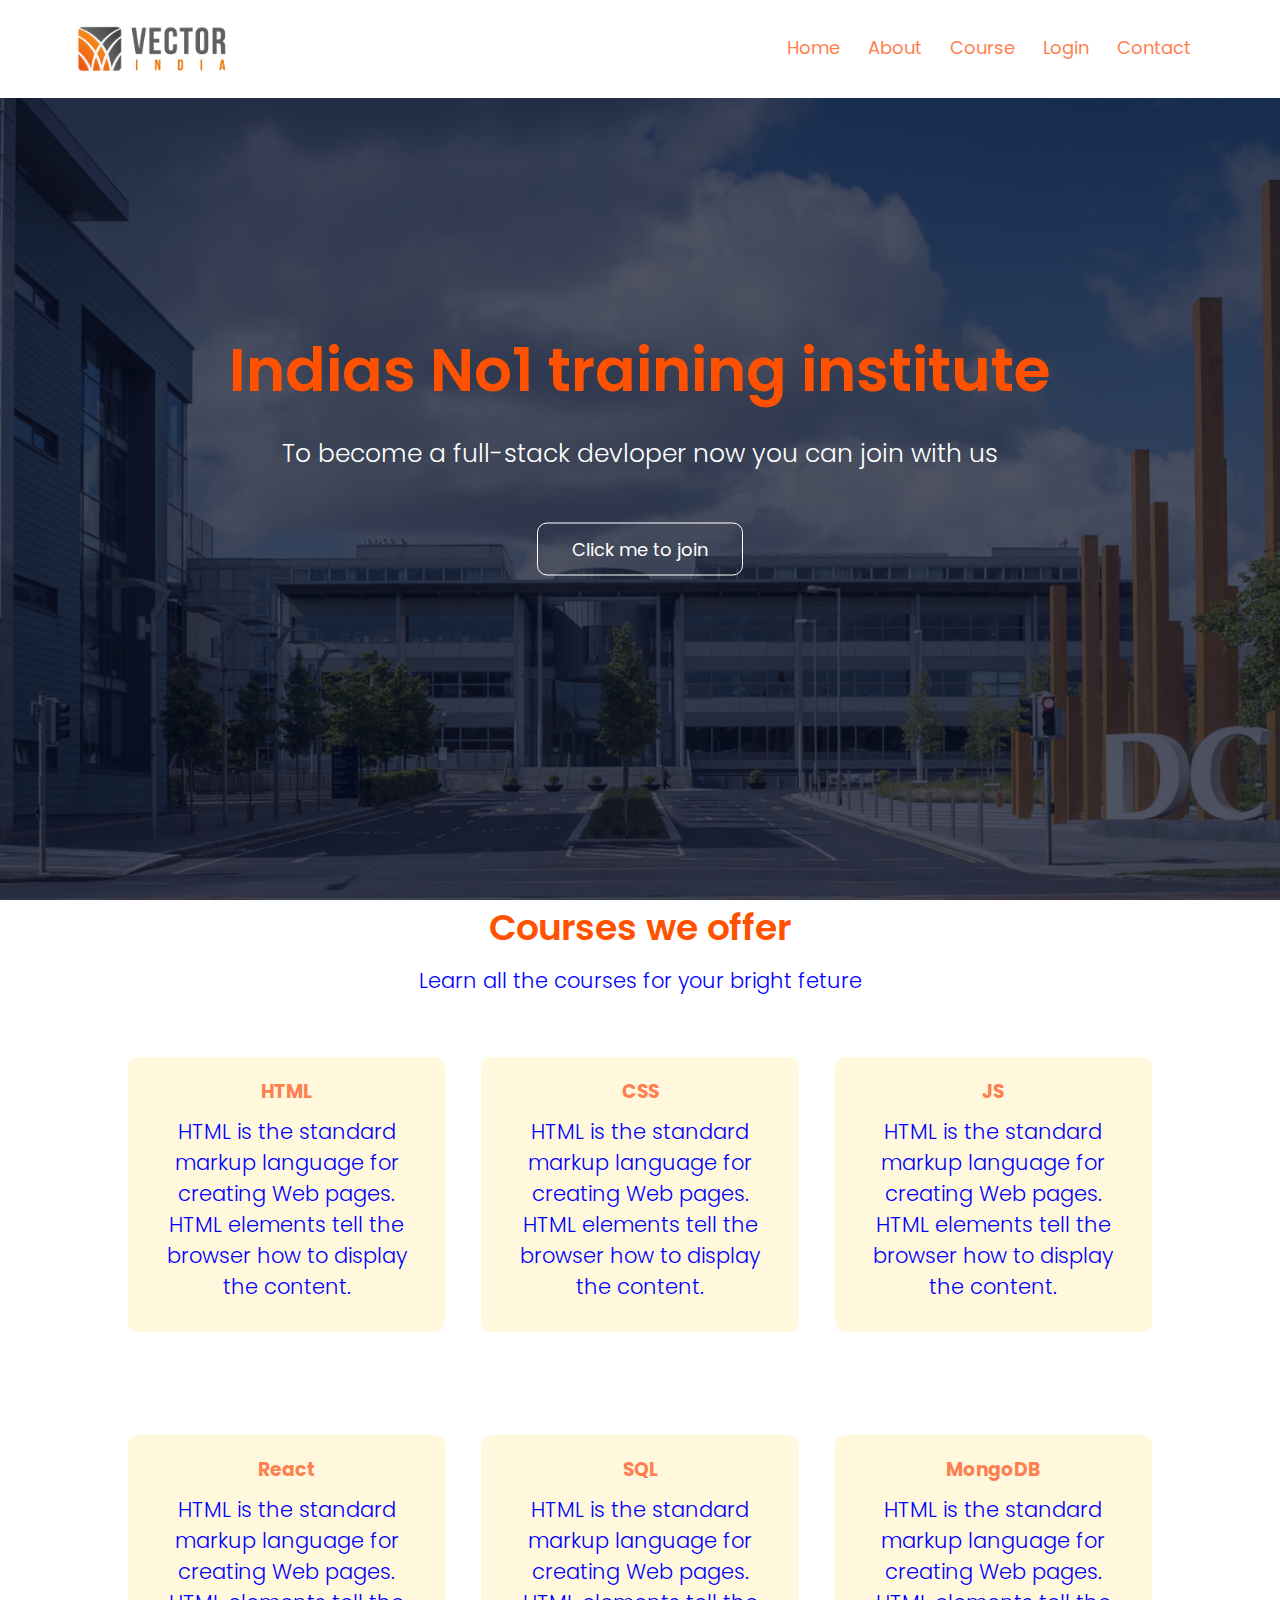
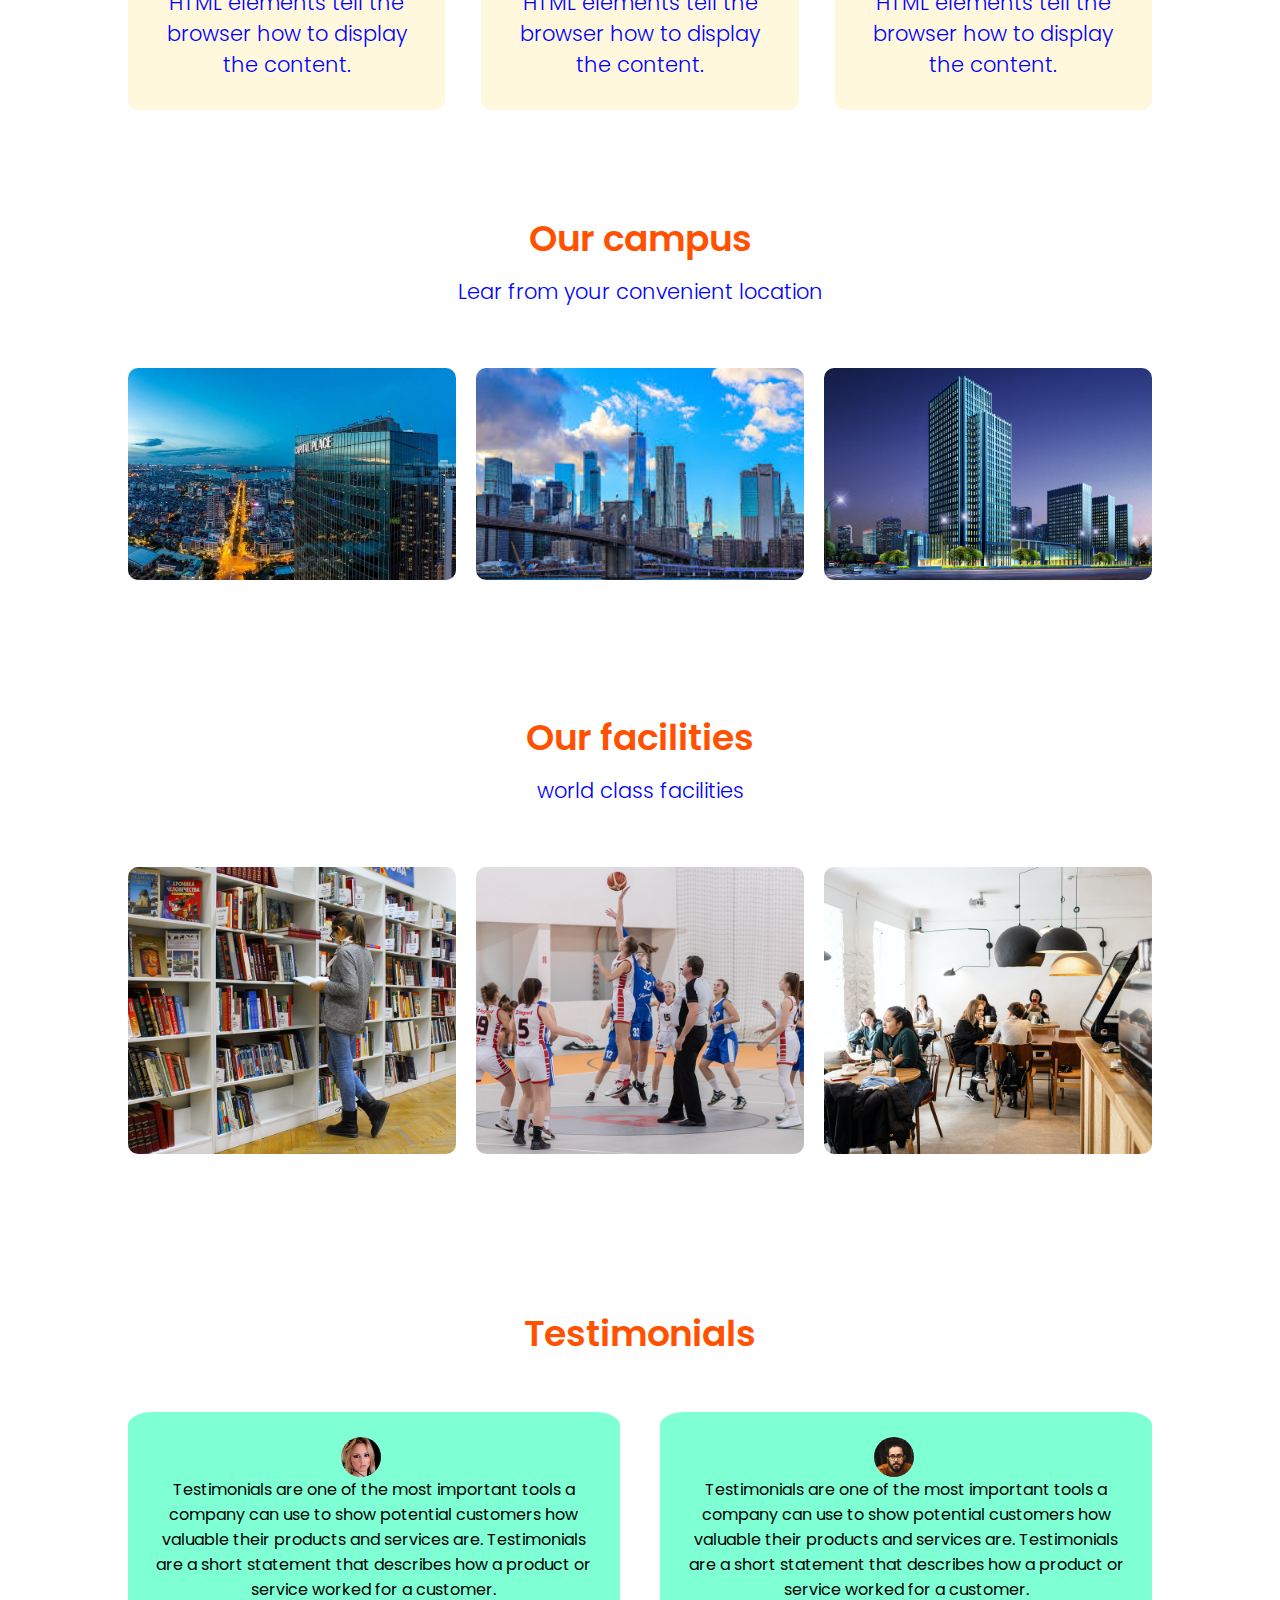
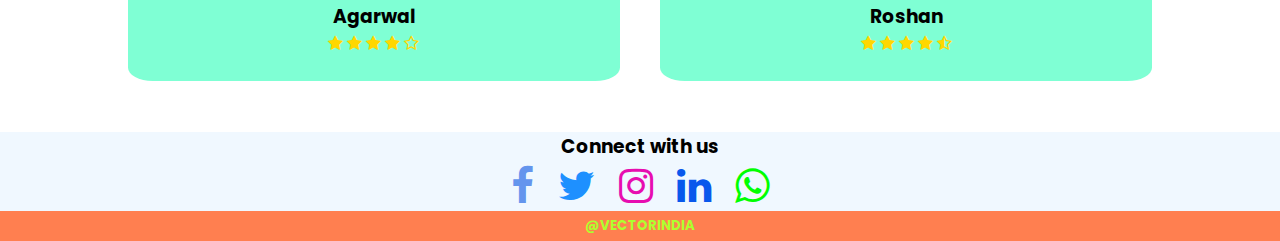
<file: index.html>
<htm>
    <head>
<title>VECTORINDIA</title>
<meta name="view-port" content="width=device-width, initial-scale=1.0">
<link href="style.css" rel="stylesheet">
<link rel="preconnect" href="https://fonts.googleapis.com">
<link rel="preconnect" href="https://fonts.gstatic.com" crossorigin>
<link href="https://fonts.googleapis.com/css2?family=Dancing+Script:wght@600&family=Poppins:wght@300;400;500;600;700&display=swap" rel="stylesheet">
<link rel="stylesheet" href="https://stackpath.bootstrapcdn.com/font-awesome/4.7.0/css/font-awesome.min.css ">
</head>
    <body>
        <section class="header">
            <nav>
               <a href="index.html"> <img src="images/logo.png"/></a>
           
            <div class="nav-links" id="navlinks" onmouseleave="hideMenu()">
             <!--   <i class="fa fa-times" onclick="hideMenu()"></i>
              -->
                <ul>
                    <li><a href="index.html">Home</a></li>
                    <li><a href="about.html">About</a></li>
                    <li><a href="">Course</a></li>
                    <li><a href="login.html">Login</a></li>
                    <li><a href="">Contact</a></li>
                </ul>
            </div>
            <i class="fa fa-bars" onmouseover="showMenu()"></i>
        </nav>
        <div class="text-box">
            <h1>Indias No1 training institute</h1>
            <p>To become a full-stack devloper now you can join with us
            </p>
            <a class="hero-btn" href="">Click me to join</a>
        
        
        </div>
        </section>
<section class="course">
    <h1>Courses we offer</h1>
    <p> Learn all the courses for your bright feture</p>
    <div class="row">
        <div class="course-col">
            <h3>HTML</h3>
            <p>
 HTML is the standard markup language for creating Web pages.
HTML elements tell the browser how to display the content.

            </p>
        </div>
        <div class="course-col">
            <h3>CSS</h3>
            <p>
 HTML is the standard markup language for creating Web pages.
HTML elements tell the browser how to display the content.

            </p>
        </div>
        <div class="course-col">
            <h3>JS</h3>
            <p>
 HTML is the standard markup language for creating Web pages.
HTML elements tell the browser how to display the content.

            </p>
        </div>
    </div>
    <div class="row">
        <div class="course-col">
            <h3>React</h3>
            <p>
 HTML is the standard markup language for creating Web pages.
HTML elements tell the browser how to display the content.

            </p>
        </div>
        <div class="course-col">
            <h3>SQL</h3>
            <p>
 HTML is the standard markup language for creating Web pages.
HTML elements tell the browser how to display the content.

            </p>
        </div>
        <div class="course-col">
            <h3>MongoDB</h3>
            <p>
 HTML is the standard markup language for creating Web pages.
HTML elements tell the browser how to display the content.


            </p>
        </div>
       
    </div>
</section>

<section class="campus">
    <h1>Our campus</h1>
    <p>Lear from your convenient location</p>
    <div class="row">
        <div class="campus-col">
            <img src="images/b1.jpg"/>
            <div class="layer">
                <h3>HYD</h3>
            </div>
        </div>
        <div class="campus-col">
            <img src="images/b2.jpg"/>
            <div class="layer">
                <h3>BNG</h3>
            </div>
        </div>
        <div class="campus-col">
            <img src="images/b3.jpg"/>
            <div class="layer">
                <h3>CHN</h3>
            </div>
        </div>
    </div>
</section>


<section class="facilities">
    <h1>Our facilities</h1>
    <p>world class facilities</p>
    <div class="row">
        <div class="fac-col">
            <img src="images/library.png"/>
            <div class="layer">
                <h3>LIB</h3>
            </div>
        </div>
         <div class="fac-col">
            <img src="images/basketball.png"/>
            <div class="layer">
            <h3>GRN</h3>
        </div>
        </div>
   
        <div class="fac-col">
            <img src="images/cafeteria.png"/>
            <div class="layer">
                <h3>FOOD</h3>
            </div>
        </div>
    </div>


</section>



<section class="test">
    <h1>Testimonials</h1>
    <div class="row">
        <div class="test-col">
            <img src="images/user1.jpg">
            <div>
                <span>
                    Testimonials are one of the most important tools a company can use to show potential customers how valuable their products and services are. Testimonials are a short statement that describes how a product or service worked for a customer.

                </span>
                <h3>Agarwal</h3>
                <i class="fa fa-star"></i>
                <i class="fa fa-star"></i>
                <i class="fa fa-star"></i>
                <i class="fa fa-star"></i>
                <i class="fa fa-star-o"></i>
            </div>
            </div>
            <div class="test-col">
                <img src="images/user2.jpg">
                <div>
                    <span>
                        Testimonials are one of the most important tools a company can use to show potential customers how valuable their products and services are. Testimonials are a short statement that describes how a product or service worked for a customer.
    
                    </span>
                    <h3>Roshan</h3>
                    <i class="fa fa-star"></i>
                    <i class="fa fa-star"></i>
                    <i class="fa fa-star"></i>
                    <i class="fa fa-star"></i>
                    <i class="fa fa-star-half-o"></i>
                </div>
    

        </div>
    </div>
</section>
<section class="contact">
    <h3>Connect with us</h3>
<div>
  <a href="https://www.facebook.com/VectorIndia.Official/"> <i class="fa fa-facebook"></i></a> 
  <a href="https://twitter.com/Vector_India?ref_src=twsrc%5Egoogle%7Ctwcamp%5Eserp%7Ctwgr%5Eauthor">     <i class="fa fa-twitter"></i></a> 
  <a href="https://www.instagram.com/vectorindiainstitute/">     <i class="fa fa-instagram"></i></a> 
  <a href="https://in.linkedin.com/company/vectorindia">     <i class="fa fa-linkedin"></i></a> 
  <a href="#">      <i class="fa fa-whatsapp"></i></a> 
</div>
</section>
<section class="footer">
    <h5>@VECTORINDIA
        
    </h5>
</section>


<script>
    var nv=document.getElementById("navlinks");
    function showMenu()
    {
        nv.style.right="0";
    }
    function hideMenu()
    {
        nv.style.right="-200";
    }
</script>
    </body>
</htm>
</file>
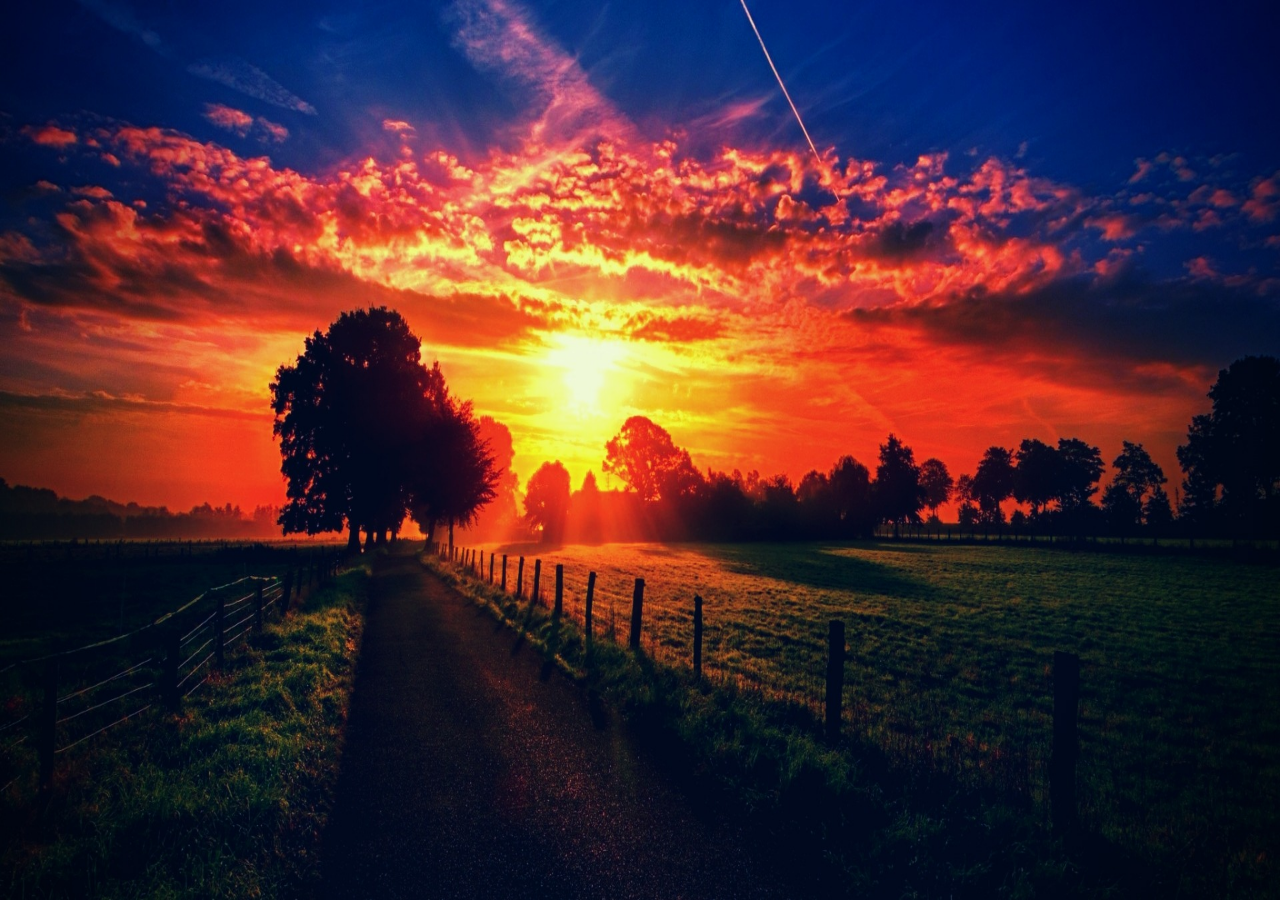
<file: about.html>
<!DOCTYPE html>
<html lang="en">
<head>
    <meta charset="UTF-8">
   <meta name="viewport" content="width=device-width, initial-scale=1.0">
    <title>About Vector</title>
    <link rel="stylesheet" href="about.css">
</head>
<body onload="slider()">
    <div class="container">
        <div class="slider">
            <img src="images/h1.jpg" id="sl1"/>
        </div>
        <div class="layer">

        </div>
    </div>
    <script>
        var sl=document.getElementById("sl1");
        var imgs=new Array(
            "images/h1.jpg",
            "images/h3.webp",
            "images/h4.jpg",
            "images/h5.webp"
        );

    var le=imgs.length;
    var i=0
    function slider(){
        if(i>le-1)
        {
            i=0;
        }
        sl.src=imgs[i];
        i++;
        setTimeout('slider()',3000);
    }
    </script>
</body>
</html>
</file>
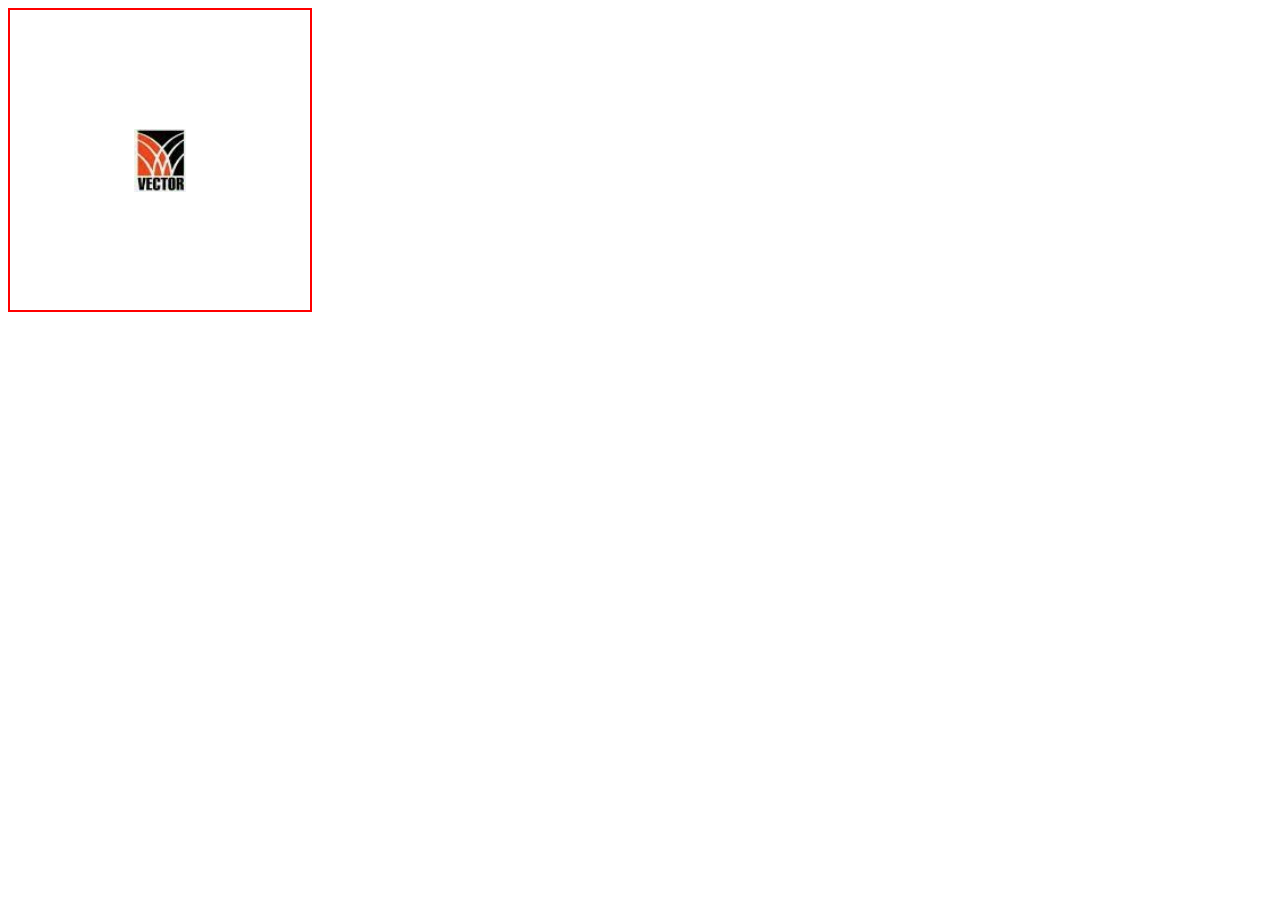
<file: background.html>
<!DOCTYPE html>
<html lang="en">
<head>
    <style>
         div{
       width:300px;
       height:300px;
       background-image:url('images/logo1.jpg');
       background-repeat: no-repeat;
       background-position: center center;
       border:2px solid red;
   }

    </style>
  
</head>
<body>
    <div>

    </div>
</body>
</html>
</file>
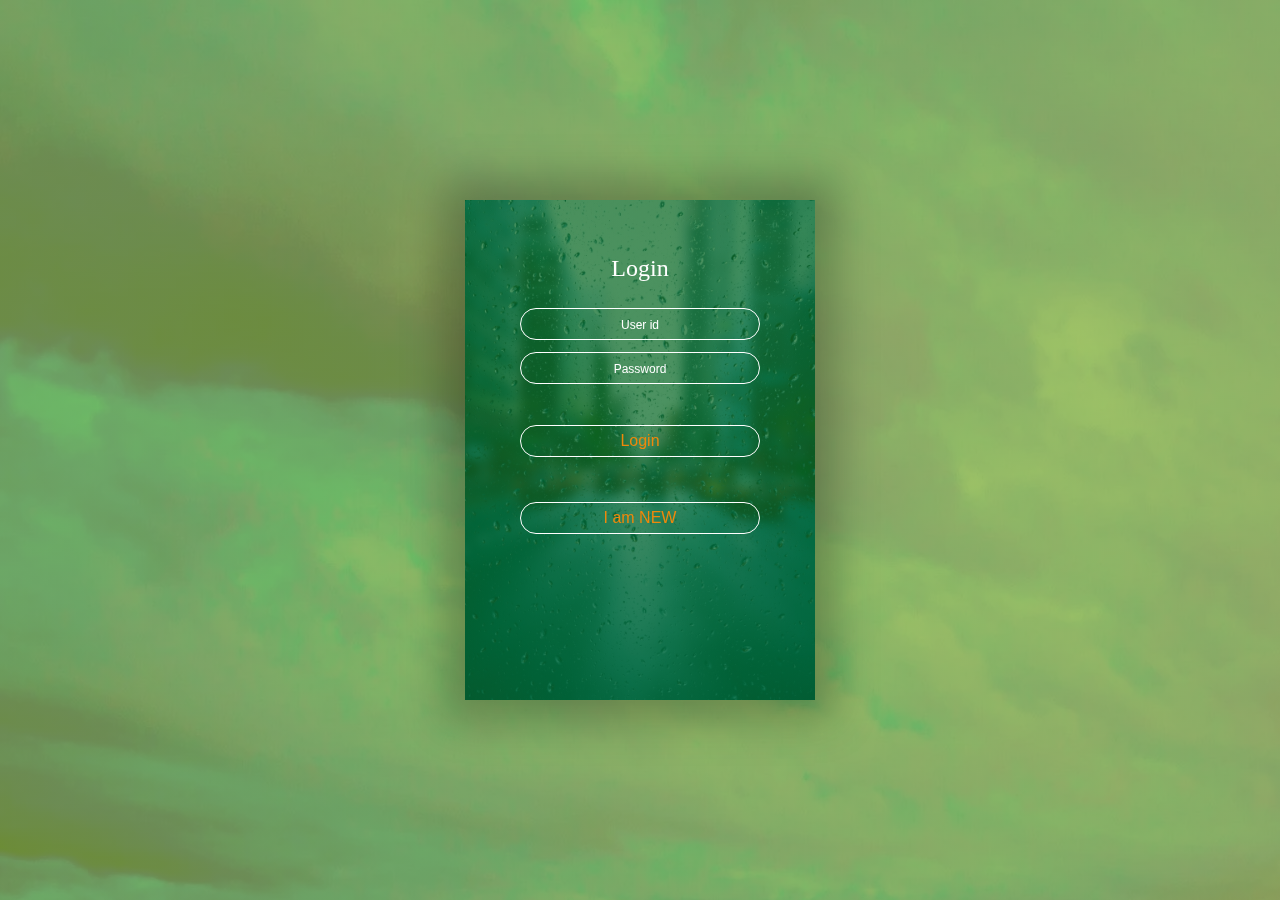
<file: login.html>
<html>
    <head>
        <link rel="stylesheet" href="lf.css">
    </head>
    <body>
        <div class="container">
            <div class="card">
                <div class="inner-box" id="card">
                    <div class="card-front">
                       <h2>Login</h2>
                       <form>
                           <input type="email" placeholder="User id" required class="ip-box"/>
                           <input type="password" placeholder="Password" required class="ip-box"/>
                           <input type="submit" value="Login" class="btn"/>

                        </form>
                        <button class="btn" onclick="openRegister()">I am NEW</button>
                    </div>
                    <div class="card-back">
                        <h2>Register</h2>
                       <form>
                        <input type="text" placeholder="Name" required class="ip-box"/>
                        <input type="text" placeholder="Phno" required class="ip-box"/>
                           <input type="email" placeholder="email" required class="ip-box"/>
                           <input type="password" placeholder="Password" required class="ip-box"/>
                           <input type="submit" value="Register" class="btn"/>

                        </form>
                        <button class="btn" onclick="openLogin()">I have account</button>

                    </div>
                </div>
            </div>
            

        </div>

        <script>
            var card=document.getElementById("card");
            function openRegister()
            {
                card.style.transform="rotateY(-180deg)";
            }
            function openLogin()
            {
                card.style.transform="rotateY(0deg)";
            }
        </script>

    </body>
</html>
</file>
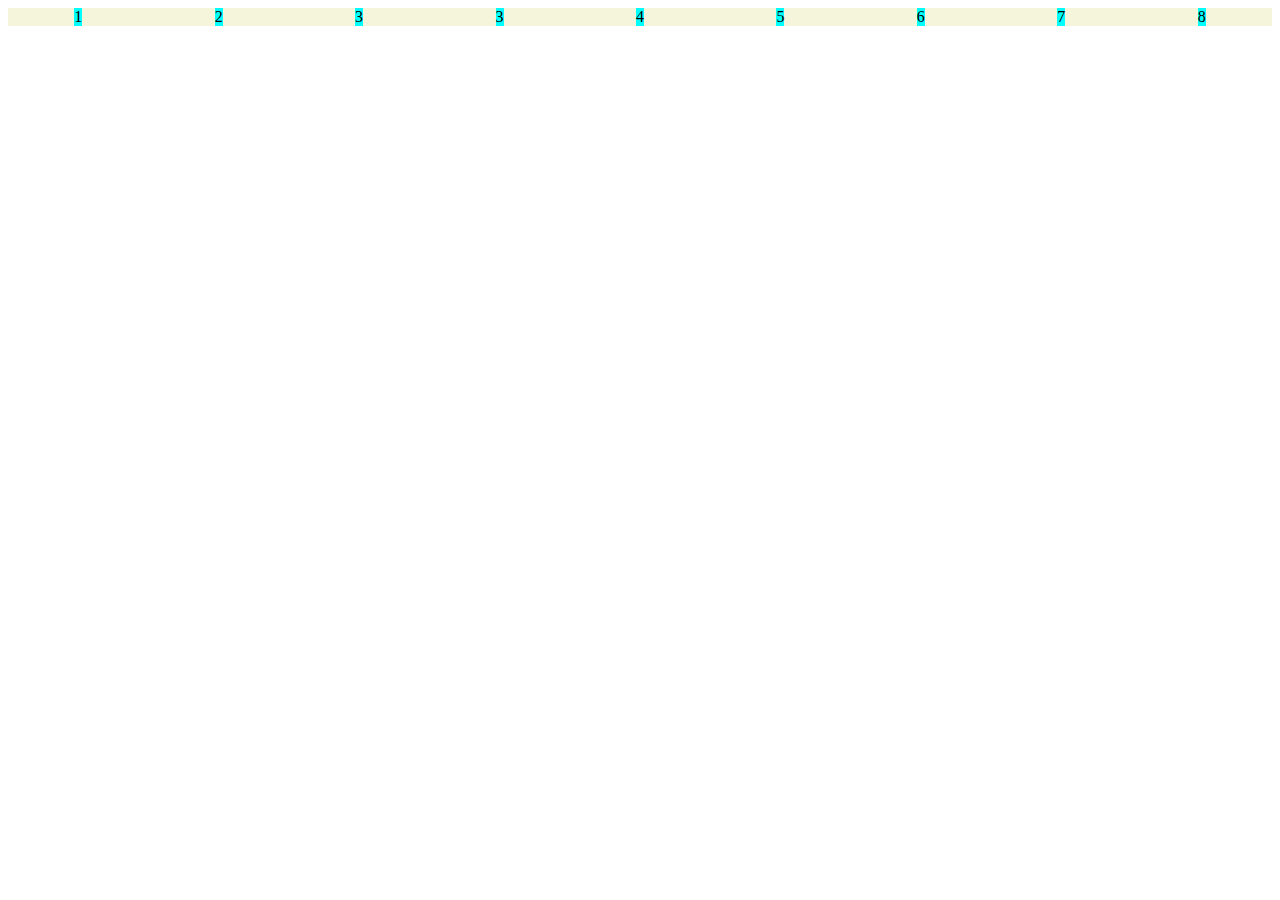
<file: x.html>
<!DOCTYPE html>
<html lang="en">
<head>
    <meta charset="UTF-8">
    <meta name="viewport" content="width=device-width, initial-scale=1.0">
    <title>Document</title>
    <style>
        section{
            display: flex;
            background-color: beige;
            flex-basis: 12%;
            justify-content: space-around;
      
            align-items: flex-start;
        }
        .c1{
            
        }
        article{
            background-color: aqua;
        }
        
    </style>
</head>
<body>
    <nav></nav>
    <section>
        <article class="c1">1
 
        </article>
        <article class="c2">2
            
        </article>
       
        <article class="c3">3
            
        </article>
        <article class="c3">3
            
        </article>
        <article class="c4">4
            
        </article>
        <article class="c5">5
            
        </article>
        <article class="c6">6
            
        </article>
        <article class="c7">7
            
        </article>
        <article class="c8">8
            
        </article>
        


    </section>
    
</body>
</html>
</file>
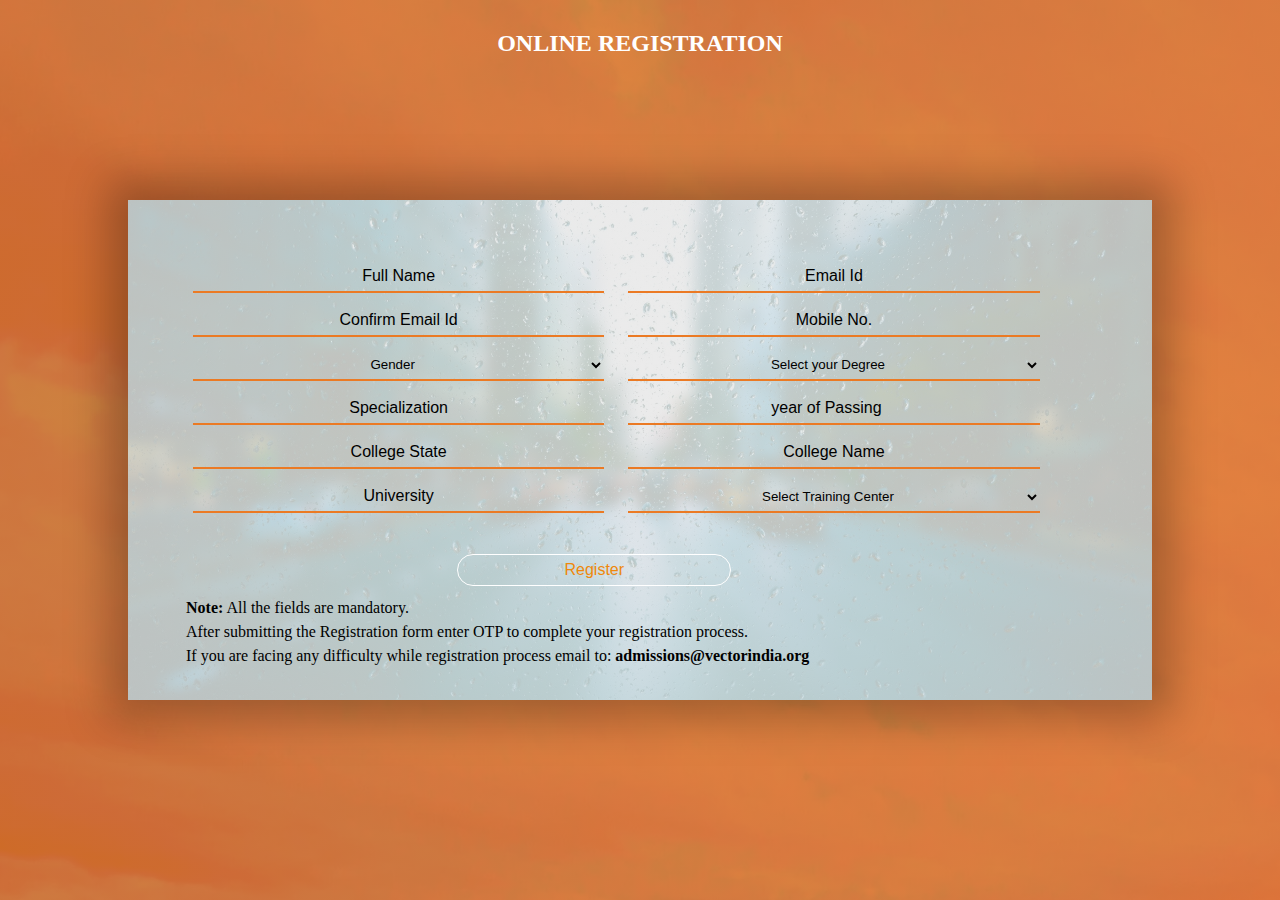
<file: temp/login.html>
<html>
    <head>
        <link rel="stylesheet" href="lf.css">
    </head>
    <body>
        <div class="container">
            <div class="card-1">
                <h2>ONLINE REGISTRATION</h2>
            </div>
            
            <div class="card">
                <div class="inner-box">
                      
                       <form>
                        <input type="text" placeholder="Full Name" required class="ip-box"/>
                        <input type="email" placeholder="Email Id" required class="ip-box"/>
                        <input type="email" placeholder="Confirm Email Id" required class="ip-box"/>
                        <input type="text" placeholder="Mobile No." required class="ip-box"/>
                        <select  class="ip-box">
                            <option>Gender</option>
                            <option>Male</option>
                            <option>Female</option>
                        </select>
                      
                        <select  class="ip-box">
                            <option>Select your Degree</option>
                            <option>BE/B.Tech</option>
                            <option>BCA</option>
                            <option>ME/M.Tech</option>
                            <option>MCA</option>
                            <option>MBA</option>
                            <option>M.Sc</option>
                            <option>Diploma</option>
                            <option>other</option>

                        </select>
                      


                        <input type="text" placeholder="Specialization" required class="ip-box"/>
                        <input type="number" placeholder="year of Passing" min=2014 max=2030 required class="ip-box"/>
                        <input type="text" placeholder="College State" required class="ip-box"/>
                        <input type="text" placeholder="College Name" required class="ip-box"/>
                        <input type="text" placeholder="University"  class="ip-box"/>
                        <select  class="ip-box">
                            <option>Select Training Center</option>
                            <option>Hyderabad</option>
                            <option>Bangalore</option>
                            <option>Chennai</option>
                            
                        </select>
                          
                           <input type="submit" value="Register" class="btn"/>

                        </form>

                        <p><b>Note:</b> All the fields are mandatory. </p>
                        <p>After submitting the Registration form enter OTP to complete your registration process. </p>
                        <p>If you are facing any difficulty while registration process email to: <b>admissions@vectorindia.org</b></p>

                </div>
            </div>

        </div>

    </body>
</html>
</file>
<file: style.css>
*{
    margin: 0px;
    padding: 0px;
    font-family: 'Poppins', sans-serif;
 
}
.header{
    min-height: 100vh;
    width:100%;
    background-image: linear-gradient(rgba(4,9,30,0.7),rgba(4,9,30,0.7)),url(images/banner.png);
    background-position: center;
    background-size: cover;
    position: relative;
}
nav{
    display: flex;
    padding: 2% 6%;
    justify-content: space-between;
    align-items: center;
    background-color:#ffffff;
}
nav img{
    width:150px;
}
.nav-links
{
    flex: 1;
    text-align: right;
}
.nav-links ul li{
    list-style: none;
    display: inline-block;
    padding: 8px 12px;
    position: relative;
}
.nav-links ul li a{
    color:coral;
    text-decoration: none;
    font-size: 18px;
}
.nav-links ul li::after
{
    content: "";
    width:0%;
    height: 2px;
    background: #23ff22;
    display: block;
    margin: auto;
    transition:1s;
}
.nav-links ul li:hover::after
{
    width:100%;
   
}
.text-box
{
    width: 90%;
    color: #ffffff;
    position: absolute;
    top: 50%;
    left: 50%;
    transform: translate(-50%,-50%);
    text-align: center;
    
}
.text-box h1{
    font-size: 60px;
}
.text-box p{
    margin: 10px 0 40px;
    font-size: 25px;
    color: #ffffff;
}
.hero-btn
{
    display: inline-block;
    text-decoration: none;
    color: #ffffff;
    border: 1px solid #ffffff;
    padding: 12px 34px;
    font-size: 18px;
    background: transparent;
    position: relative;
    cursor: pointer;
    border-radius: 10px;
}
.hero-btn:hover{
    border:1px solid blue;
    background-color: coral;
    transition: 1s;
}
nav .fa
{
    display: none;
}
@media(max-width:700px) {

    .text-box h1{
    font-size: 25px;
    }
    .text-box p{
        font-size: 18px;
        }
    .nav-links ul li 
    {
        display: block;
    }
    .nav-links{
        position:absolute;
        background-color:#f1ffff;
         width: 150px;
        top:0;
        right:-200px;
        z-index:20;
        text-align: center;
            }
    nav .fa{
        display: block;
        color:orangered;
        margin:10px;
        font-size: 20px;
    }
}

.course
{
    color: coral;
    width:80%;
    margin: auto;
    text-align: center;
    
}
 h1{
    font-size: 36px;
    font-weight: 600;
    color:rgb(255, 81, 0);
 }
  p{
     color:blue;
     font-size: 21px;
     font-weight: 300;
     padding: 10px;

 }
 .row{
     margin-top: 5%;
     display: flex;
     justify-content: space-between;
 }
 .course-col
 {
     flex-basis: 31%;
     background-color: cornsilk;
     border-radius: 10px;
     padding: 20px 12px;
     box-sizing: border-box;
     margin-bottom:5%;
    }
 .course-col:hover
 {
     box-shadow: 0 0 20px 0px rgba(0,0,0)
 }
 @media(max-width:700px){
     .row{
         flex-direction: column;
         margin-top: 0%;
     }
      h1{
        font-size: 26px;
        
     }
      p{
        font-size: 16px;
     }
     
 }

 .campus{
     width: 80%;
     margin: auto;
     text-align: center;
     padding-top: 50px;
     
 }
 .campus-col
 {
     flex-basis: 32%;
     overflow: hidden;
     position: relative;
     margin-bottom: 30px;
     border-radius: 10px;
     box-sizing: border-box;
 }
 .campus-col img{
     width: 100%;
     height:100%;
     display: block;
 }
 .layer
 {
     background:transparent;
     position: absolute;
     width: 100%;
     height: 100%;
     top:0;
     left:0;
     transition: 0.5s;
 }
 .layer:hover{
    background-color: rgba(226,220,220,0.4);
 }
 .layer h3{
     width:100%;
     font-weight: 500;
     color: #ffffff;
     font-size: 26px;
     bottom: 0;
     left: 50%;
     transform: translateX(-50%);
     position:absolute;
     opacity:0;
     transition: 1s;
 }
 .layer:hover h3{
     bottom: 49%;
     opacity: 1;
 }
 .facilities
 {
     width:80%;
     margin: auto;
     text-align: center;
     padding-top: 100px;
 }
 .fac-col
 {
     flex-basis: 32%;
     overflow: hidden;
     margin-bottom: 5%;
     text-align: center;
     
     box-sizing: border-box;
     position: relative;
     border-radius: 10px;
 }
 .fac-col img{
     width: 100%;
     display: block;
 }

 .test
 {
    width: 80%;
    margin: auto;
    padding-top: 100px; 
    text-align: center;
 }
 .test-col{
     flex-basis: 48%;
     border-radius: 5%;
     margin-bottom: 5%;
     text-align: center;
     background-color: aquamarine;
     padding: 25px;
     cursor: pointer;
     box-sizing: border-box;
     position: relative;
    

 }

 .test-col img{
     height: 40px;
     margin-left: 5px;
     margin-right: 30px;
     border-radius: 50%;
 }
 .test-col .fa{
     color: gold;
 }
 .footer
 {
     width:100%;
     padding: 5px 0;
     background-color: coral;
 }
 .footer h5{
color:greenyellow;
text-align: center;
 }
 .contact{
     width:100%;
     background-color: aliceblue;
     text-align: center;

 }
 .contact .fa-facebook{
     color: cornflowerblue;
     margin: 5px 0;
     font-size: 40px;
     padding: 0 10px;
 }
 .contact .fa-twitter{
    color:dodgerblue;
    margin: 5px 0;
    font-size: 40px;
    padding: 0 10px;
}
.contact .fa-instagram{
    color: rgb(231, 13, 176);
    margin: 5px 0;
    font-size: 40px;
    padding: 0 10px;
}
.contact .fa-linkedin{
    color: rgb(9, 88, 236);
    margin: 5px 0;
    font-size: 40px;
    padding: 0 10px;
}
.contact .fa-whatsapp{
    color:lime;
    margin: 5px 0;
    font-size: 40px;
    padding: 0 10px;
}
</file>
<file: about.css>
*{
    margin: 0;
    padding: 0;
}
.container
{
    width: 100%;
    height: 100vh;
    overflow: hidden;
    position: relative;
}
.slider
{
    width: 100%;
    height: 100vh;
    position: absolute;
    top:0;
    
}
#sl1
{
    width: 100%;
    height:100%;
    animation: zoom  3s linear  infinite;
}
@keyframes zoom {
    0%{
        transform: scale(1.3);
    }
    15%{
        transform: scale(1);
    }
    85%{
        transform: scale(1);
    }
    100%{
        transform: scale(1.3);
    }

    
}

.layer
{
    width: 100%;
    height:100vh;
    background:linear-gradient(rgba(22, 100, 0, 0.9),rgba(22, 0, 100, 0.9));
}
</file>
<file: lf.css>
*{
    margin: 0;
    padding: 0;
}
.container
{
width:100%;
height: 100vh;
background-image:linear-gradient(rgba(144, 186, 51, 0.75),rgb(144, 186, 51, 0.75)),url("images/h3.webp");
color:#fff;
display: flex;
align-items: center;
justify-content: center;
}
.card{
    width:350px;
    height:500px;
    box-shadow: 0 0 40px 20px rgba(0,0,0,0.26);
    perspective: 1000px;
}
.inner-box
{
    position: relative;
    width: 100%;
    height: 100%;
  transition: transform 1s;
    transform-style: preserve-3d;
}
.card-front, .card-back
{
    position: absolute;
    width: 100%;
    height:100%;
    background-position: center;
    background-size: cover;
    background-image: linear-gradient(rgba(0, 100, 27, 0.7),rgba(0, 100, 37, 0.7)),url("images/bg2.jpg");
    padding: 55px;
    box-sizing: border-box;
    backface-visibility: hidden;
}
.card h2{
    font-weight: normal;
    font-size: 24px;
    text-align: center;
    margin-bottom: 20px;
}
.ip-box{
    width: 100%;
    background: transparent;
    border: 1px solid #fff;
    margin: 6px 0;
    height: 32px;
    border-radius: 20px;
    padding: 0 10px;
    box-sizing: border-box;
    outline: none;
    text-align: center;
    color:#fff;

}

.card-back{
    transform: rotateY(180deg);
}
::placeholder
{
    font-size: 12px;
    color:white;
}
.btn{
    width: 100%;
    background: transparent;
    border: 1px solid #fff;
    margin: 35px 0 10px;
    height: 32px;
    font-size: 16px;
    border-radius: 20px;
    padding: 0 10px;
    box-sizing: border-box;
    outline: none;
    color: rgb(239, 136, 11);
    cursor: pointer;
    transition: transform 1s;
}
.btn:hover{
    transform: scale(1.3);
}
</file>
<file: temp/lf.css>
*{
    margin: 0;
    padding: 0;
}
.container
{
width:100%;
height: 100vh;
background-image:linear-gradient(#eb7a24df,#eb7a24df),url("images/h3.webp");
color:#fff;
display: flex;
align-items: center;
justify-content: center;
}
.card-1
{
    width: 100%;
    text-align: center;
    position:absolute;
    top:30px;
    left:0px;
}
.card{
    width:80%;
    height:500px;
    box-shadow: 0 0 40px 20px rgba(0,0,0,0.26);
    perspective: 1000px;
}
.inner-box
{
    position: absolute;
    width: 100%;
    height:100%;
    background-position: center;
    background-size: cover;
    background-image: linear-gradient(rgba(230, 230, 230, 0.8),rgba(230, 230, 230, 0.8)),url("images/bg2.jpg");
    padding: 55px;
    box-sizing: border-box;
    
}
.card h2{
    font-weight: normal;
    font-size: 28px;
    text-align: center;
    margin-bottom: 20px;
    color:#fff;
   
}
.ip-box{
    background: transparent;
    border-style: solid;
    border-width: 0 0 2 0;
    border-color:#eb7a24;
    margin: 6px 10px;
    height: 32px;
    width:45%;
  
    padding: 0 10px;
    box-sizing: border-box;
    outline: none;
    text-align: center;
    color:#000000;
   
    text-align: center;
    position: relative;

}


::placeholder
{
    font-size: 16px;
    color:rgb(0,0,0);
}
.btn{
    width: 30%;
    background: transparent;
    border: 1px solid #ffffff;
    margin: 35px 30% 10px 30%;
    height: 32px;
    font-size: 16px;
    border-radius: 20px;
    padding: 0 10px;
    box-sizing: border-box;
    outline: none;
    color: rgb(239, 136, 11);
    cursor: pointer;
    transition: transform 1s;
    align-items: center;
}
.btn:hover{
    transform: scale(1.2);
}
option{
    color: rgb(239, 136, 11);
    font-size: 16px;
    
}
p{
    color:#000000;
    padding:3px;
}
@media (max-width:700px) {
    .card{
        width:100%;
        height: 100%;
     
        box-shadow: 0 0 40px 20px rgba(0,0,0,0.26);
        perspective: 700px;
    }
    .inner-box
    {
        position: absolute;
        width: 100%;
        top:50px;
      
        background-position: center;
        background-size: cover;
        background-image: linear-gradient(rgba(230, 230, 230, 0.8),rgba(230, 230, 230, 0.8)),url("images/bg2.jpg");
        padding: 55px;
        box-sizing: border-box;
        
    }
   
    .ip-box{
        background: transparent;
        border-style: solid;
        border-width: 0 0 2 0;
        border-color:#eb7a24;
        margin: 3px 10px;
        height: 25px;
        width:100%;
      
        padding: 0 10px;
        box-sizing: border-box;
        outline: none;
        text-align: center;
        color:#000000;
        position: relative;
    
    }
    
    
    ::placeholder
    {
        font-size: 12px;
        color:rgb(0,0,0);
    }
    .btn{
        width: 30%;
        background: transparent;
        border: 1px solid #ffffff;
        margin: 10px 30% 10px 30%;
        height: 25px;
        font-size: 12px;
        border-radius: 20px;
        padding: 0 10px;
        box-sizing: border-box;
        outline: none;
        color: rgb(239, 136, 11);
        cursor: pointer;
        transition: transform 1s;
        align-items: center;
    }
    .btn:hover{
        transform: scale(1.2);
    }
    option{
        color: rgb(239, 136, 11);
        font-size: 16px;
        
    }
    p{
        color:#000000;
        padding:3px;
    }
    .card-1
{
    width: 100%;
    text-align: center;
    position:absolute;
    top:15px;
    left:0px;
}
    
}
</file>
